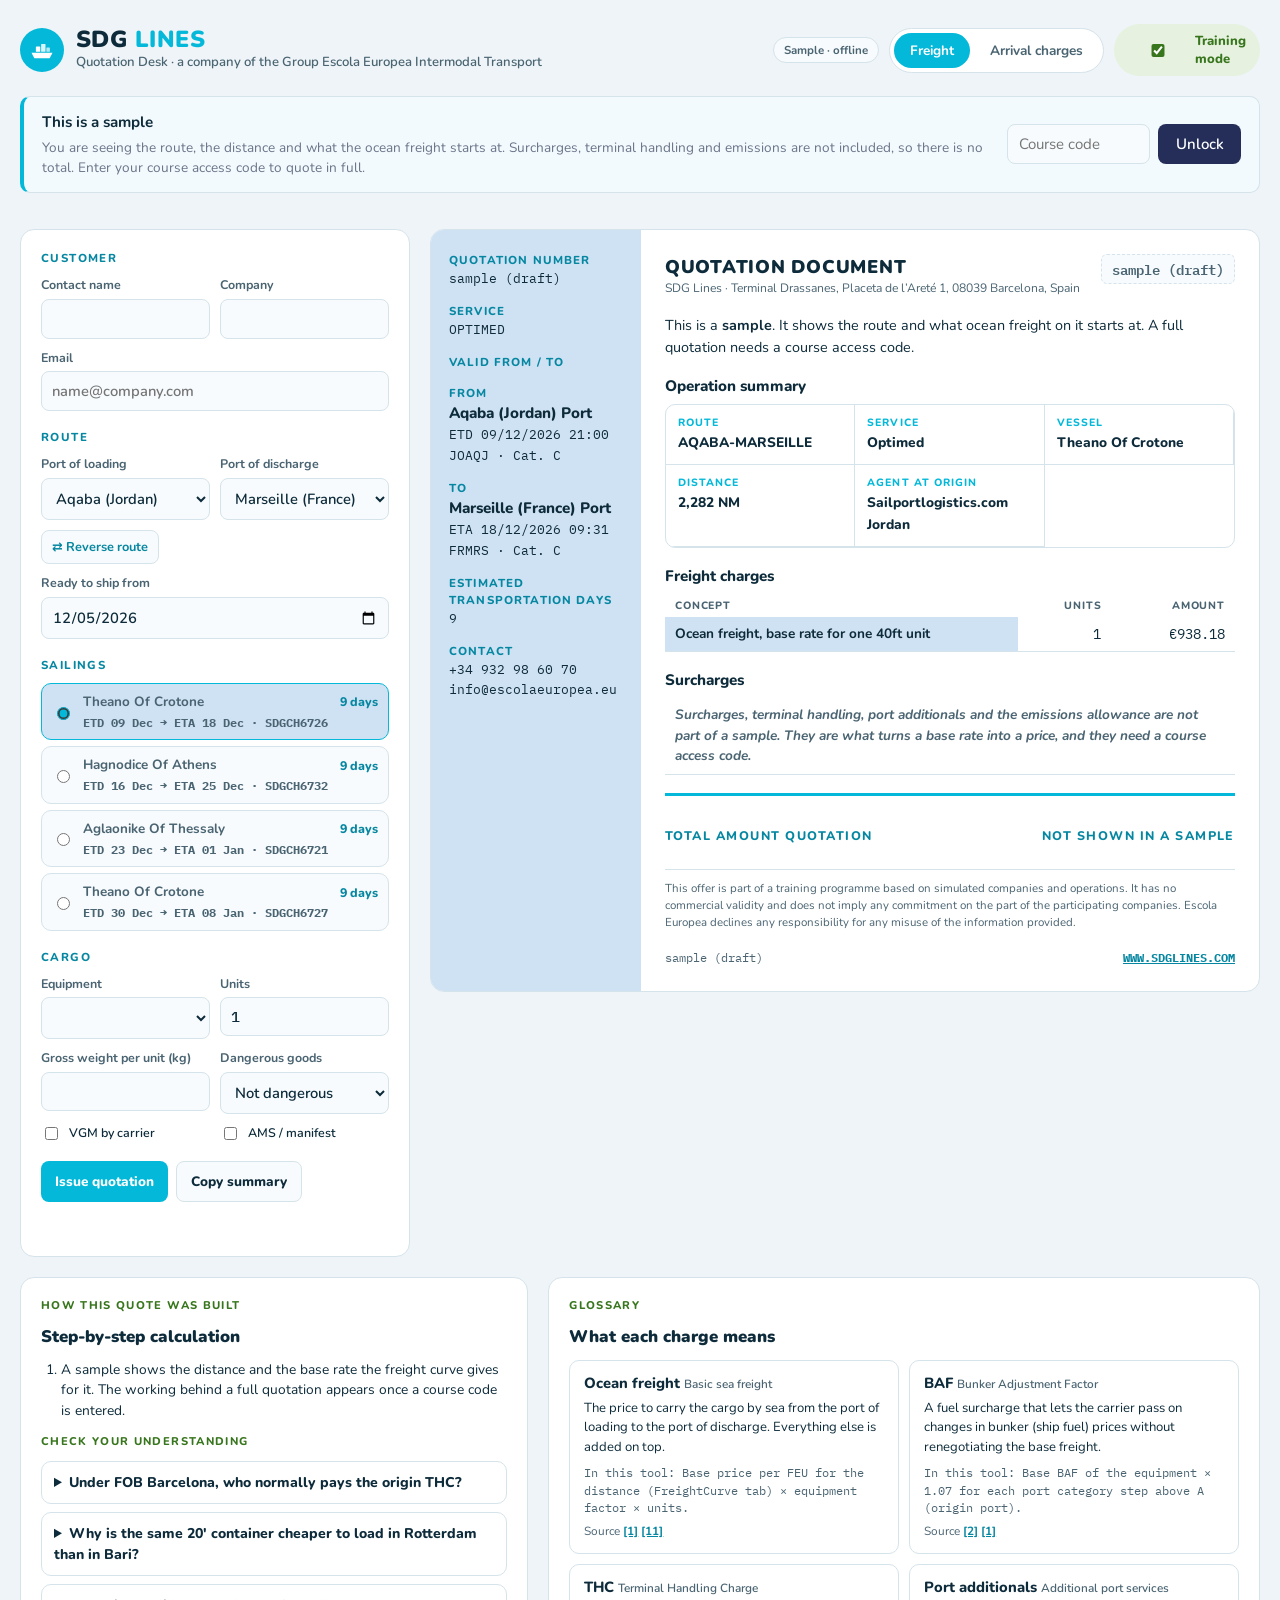
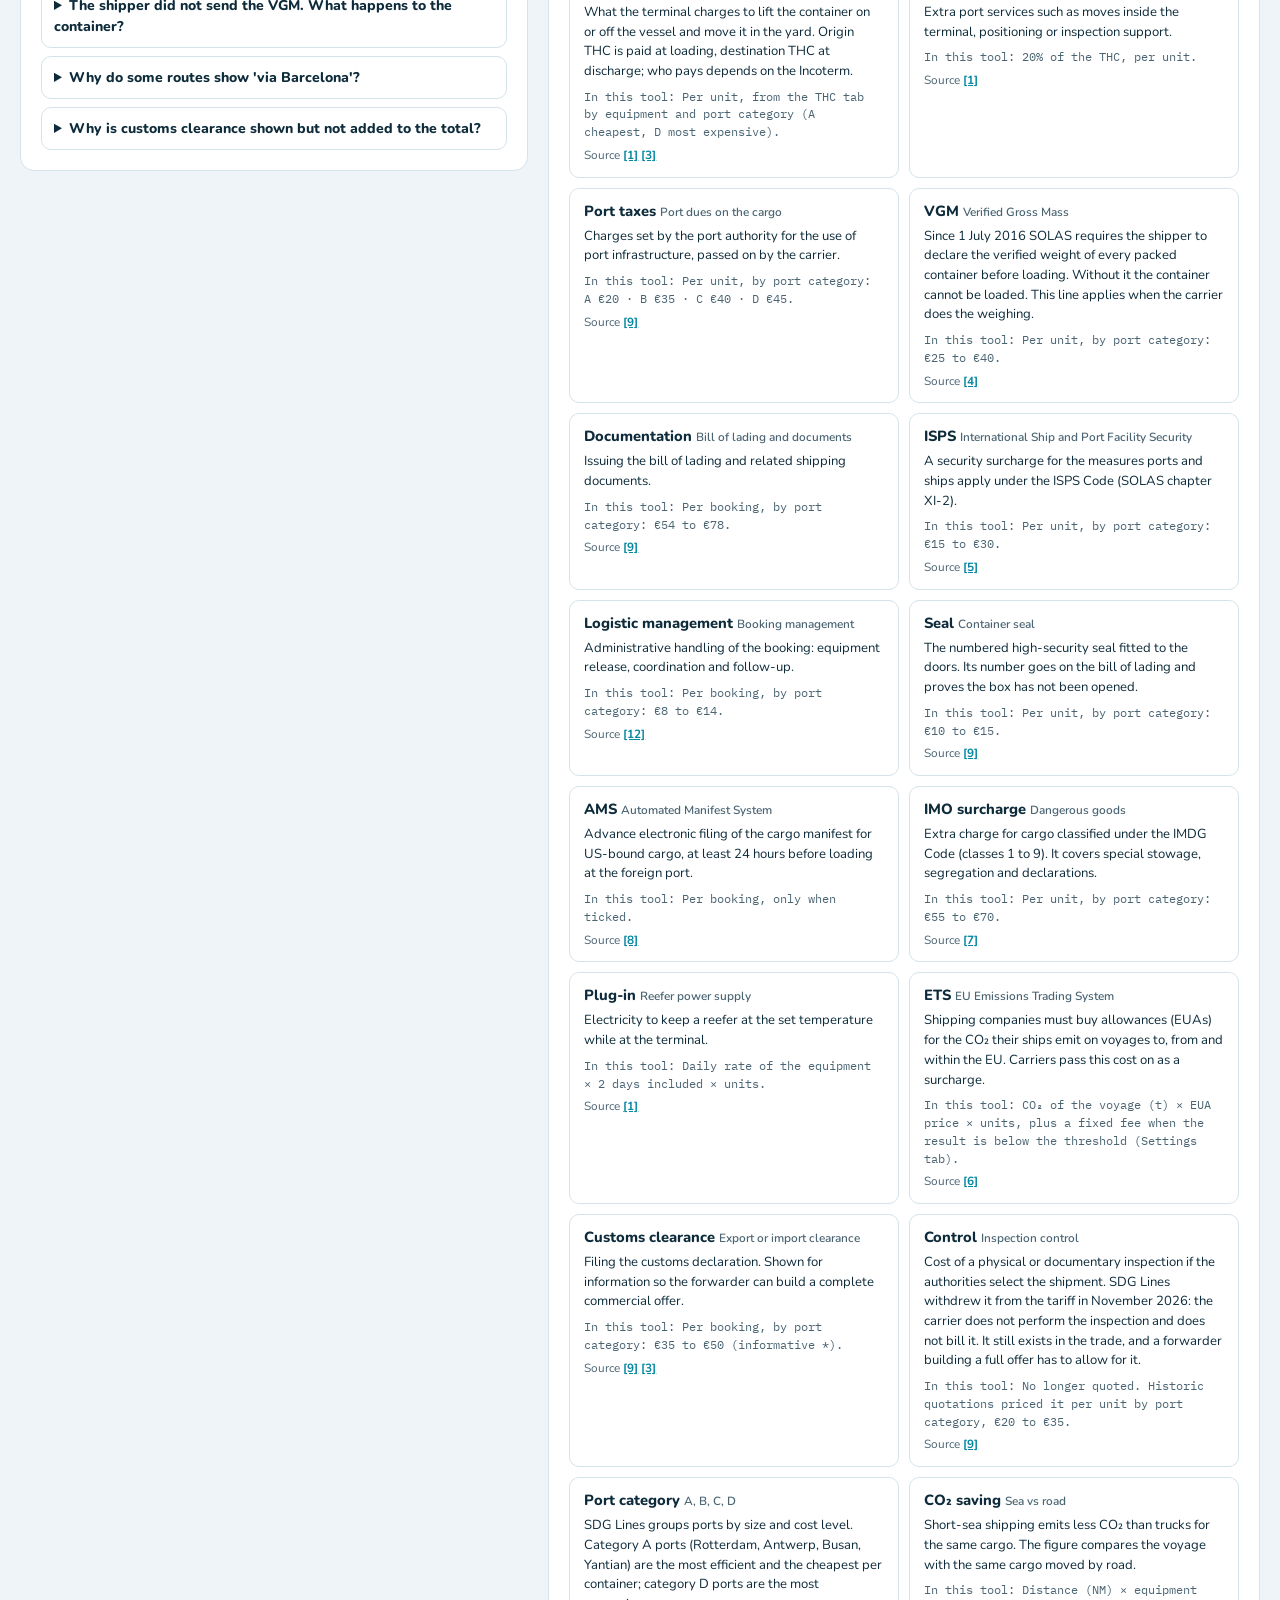
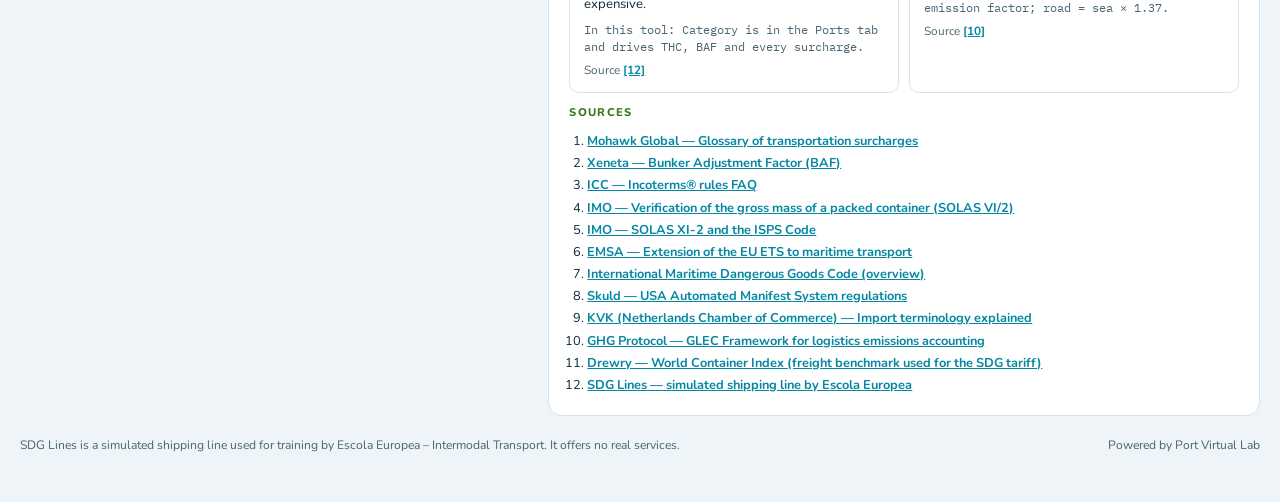
<file: index.html>
<!doctype html>
<html lang="en">
<head>
<meta charset="utf-8">
<meta name="viewport" content="width=device-width,initial-scale=1,viewport-fit=cover">
<title>SDG Lines Quotation Desk</title>
<meta name="description" content="Container, RORO and arrival charges quotations for SDG Lines, the simulated shipping line of Escola Europea – Intermodal Transport.">
<link rel="icon" href="data:image/svg+xml,%3Csvg xmlns=%22http://www.w3.org/2000/svg%22 viewBox=%220 0 32 32%22%3E%3Ccircle cx=%2216%22 cy=%2216%22 r=%2216%22 fill=%22%2303b8d9%22/%3E%3Cpath d=%22M4 19h24l-3.2 6.5H7.2z%22 fill=%22%23fff%22/%3E%3C/svg%3E">
<link rel="preconnect" href="https://fonts.googleapis.com">
<link rel="preconnect" href="https://fonts.gstatic.com" crossorigin>
<link rel="stylesheet" href="https://fonts.googleapis.com/css2?family=Nunito:wght@400;600;700;800;900&family=IBM+Plex+Mono:wght@400;500;600&display=swap">
<link rel="stylesheet" href="css/styles.css">
</head>
<body class="teach">
<div class="wrap">
  <header class="top">
    <a class="brand" href="https://sdglines.com/" target="_blank" rel="noopener">
      <span class="mark" aria-hidden="true">
        <svg viewBox="0 0 32 32" fill="none"><path d="M4 19h24l-3.2 6.5H7.2z" fill="#fff"/><rect x="9" y="12" width="5" height="6" rx=".6" fill="#fff"/><rect x="15" y="9" width="5" height="9" rx=".6" fill="#fff" opacity=".85"/><rect x="21" y="13" width="4" height="5" rx=".6" fill="#fff" opacity=".7"/></svg>
      </span>
      <span>
        <h1>SDG <span>LINES</span></h1>
        <p>Quotation Desk · a company of the Group Escola Europea Intermodal Transport</p>
      </span>
    </a>
    <div class="topctl">
      <span class="status" id="data-status">Loading data…</span>
      <div class="tabs" role="group" aria-label="Quotation type">
        <button type="button" id="mode-freight" aria-pressed="true">Freight</button>
        <button type="button" id="mode-arrival" aria-pressed="false">Arrival charges</button>
      </div>
      <label class="learn" for="teach"><input id="teach" type="checkbox" checked> Training mode</label>
    </div>
  </header>

  <!-- The course access code. Shown while the Desk is in sample mode and put
       away once a code has been accepted, so a class that is already working
       is not asked again on every reload. -->
  <div class="access" id="access" hidden>
    <div class="access-text">
      <strong id="access-title">This is a sample</strong>
      <p id="access-note">
        You are seeing the route, the distance and what the ocean freight starts at.
        Surcharges, terminal handling and emissions are not included, so there is no
        total. Enter your course access code to quote in full.
      </p>
    </div>
    <form class="access-form" id="access-form" autocomplete="off">
      <label class="sr-only" for="access-code">Course access code</label>
      <input id="access-code" name="access-code" inputmode="numeric" placeholder="Course code" size="12" />
      <button type="submit" id="access-go">Unlock</button>
    </form>
  </div>

  <div class="grid">
    <form class="desk" id="form" autocomplete="off" novalidate>
      <fieldset>
        <h2>Customer</h2>
        <div class="row">
          <label for="name">Contact name<input id="name" required></label>
          <label for="company">Company<input id="company" required></label>
        </div>
        <label for="email">Email<input id="email" type="email" placeholder="name@company.com"></label>
      </fieldset>

      <fieldset>
        <h2 id="route-h">Route</h2>
        <div class="row">
          <label for="origin" id="origin-l">Port of loading<select id="origin"></select></label>
          <label for="dest"><span id="dest-t">Port of discharge</span><select id="dest"></select></label>
        </div>
        <button type="button" class="swap" id="swap">⇄ Reverse route</button>
        <label for="etd" id="etd-l">Ready to ship from<input id="etd" type="date"></label>
      </fieldset>

      <fieldset id="sail-box">
        <h2>Sailings</h2>
        <div class="sailings" id="sailings" role="radiogroup" aria-label="Available sailings"></div>
      </fieldset>

      <fieldset>
        <h2>Cargo</h2>
        <div class="row">
          <label for="unit">Equipment<select id="unit"></select></label>
          <label for="qty">Units<input id="qty" type="number" min="1" max="999" value="1"></label>
        </div>
        <div class="row">
          <label for="weight" id="weight-l">Gross weight per unit (kg)<input id="weight" type="number" min="0" step="100"></label>
          <label for="imo">Dangerous goods<select id="imo">
            <option value="">Not dangerous</option><option value="1">Class 1 · Explosives</option><option value="2">Class 2 · Gases</option>
            <option value="3">Class 3 · Flammable liquids</option><option value="4">Class 4 · Flammable solids</option><option value="5">Class 5 · Oxidizers, peroxides</option>
            <option value="6">Class 6 · Toxic, infectious</option><option value="7">Class 7 · Radioactive</option><option value="8">Class 8 · Corrosives</option><option value="9">Class 9 · Miscellaneous</option>
          </select></label>
        </div>
        <div class="row" id="opts-row">
          <label class="check" for="vgm"><input id="vgm" type="checkbox"> VGM by carrier</label>
          <label class="check" for="ams"><input id="ams" type="checkbox"> AMS / manifest</label>
        </div>
      </fieldset>

      <p class="flag" id="flag" hidden></p>

      <div class="actions">
        <button type="submit" class="btn primary" id="issue">Issue quotation</button>
        <button type="button" class="btn ghost" id="copy">Copy summary</button>
      </div>
      <div class="toast" id="toast" role="status" aria-live="polite"></div>
      <!-- Appears only once the server has filed a PDF for the issued quotation. -->
      <p class="pdf-link" id="pdf-link" hidden><a href="#" target="_blank" rel="noopener">Open the PDF</a></p>
    </form>

    <article class="doc" aria-label="Quotation document">
      <aside class="side">
        <div><div class="k">Quotation number</div><div class="v" id="d-qno"></div></div>
        <div><div class="k">Service</div><div class="v" id="d-service"></div></div>
        <div><div class="k">Valid from / to</div><div class="v" id="d-valid"></div></div>
        <div class="leg" id="d-from"></div>
        <div class="leg" id="d-to"></div>
        <div id="d-tt"></div>
        <div class="co2" id="d-co2"></div>
        <div><div class="k">Contact</div><div class="v">+34 932 98 60 70<br>info@escolaeuropea.eu</div></div>
      </aside>
      <div class="main">
        <div class="dochead">
          <div>
            <h3>QUOTATION DOCUMENT</h3>
            <p>SDG Lines · Terminal Drassanes, Placeta de l’Areté 1, 08039 Barcelona, Spain</p>
          </div>
          <span class="qno draft" id="d-qno2"></span>
        </div>
        <p class="dear" id="d-dear"></p>
        <div class="block"><h4>Operation summary</h4><div class="summary" id="d-summary"></div></div>
        <div class="block" id="b-freight"><h4>Freight charges</h4><div class="tbl"><table id="t-freight"></table></div></div>
        <div class="block"><h4 id="h-sur">Surcharges</h4><div class="tbl"><table id="t-sur"></table></div></div>
        <div class="total"><span id="d-total-l">Total amount quotation</span><b id="d-total"></b></div>
        <p class="disclaimer">This offer is part of a training programme based on simulated companies and operations. It has no commercial validity and does not imply any commitment on the part of the participating companies. Escola Europea declines any responsibility for any misuse of the information provided.</p>
        <div class="foot"><span id="d-qno3"></span><a href="https://sdglines.com/" target="_blank" rel="noopener">WWW.SDGLINES.COM</a></div>
      </div>
    </article>
  </div>

  <section class="train" aria-label="Training layer">
    <div class="card">
      <span class="eyebrow">How this quote was built</span>
      <h2>Step-by-step calculation</h2>
      <ol class="calc" id="calc"></ol>
      <span class="eyebrow">Check your understanding</span>
      <div class="qs" id="qs"></div>
    </div>
    <div class="card">
      <span class="eyebrow">Glossary</span>
      <h2>What each charge means</h2>
      <div class="gloss" id="gloss"></div>
      <span class="eyebrow">Sources</span>
      <ol class="srclist" id="srcs"></ol>
    </div>
  </section>

  <footer class="site">
    <span>SDG Lines is a simulated shipping line used for training by Escola Europea – Intermodal Transport. It offers no real services.</span>
    <span>Powered by Port Virtual Lab</span>
  </footer>
</div>

<script src="js/config.js"></script>
<script src="js/engine.js"></script>
<script src="js/schedule.js"></script>
<script src="js/api.js"></script>
<script src="js/training.js"></script>
<script src="js/app.js"></script>
</body>
</html>
</file>
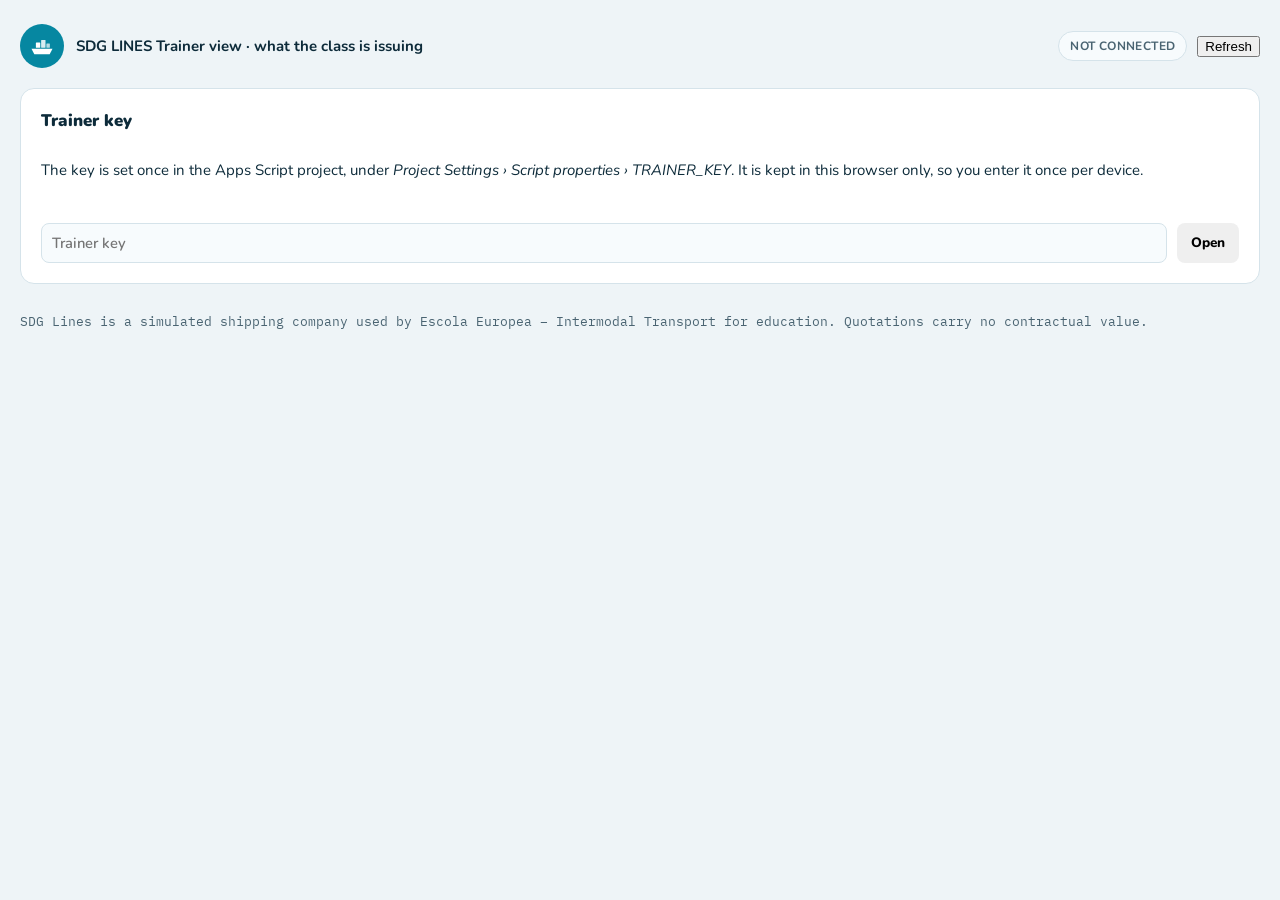
<file: trainer.html>
<!doctype html>
<html lang="en">
<head>
<meta charset="utf-8">
<meta name="viewport" content="width=device-width,initial-scale=1,viewport-fit=cover">
<title>SDG Lines · Trainer view</title>
<meta name="description" content="Live view of the quotations a class is issuing, for Escola Europea – Intermodal Transport trainers.">
<meta name="robots" content="noindex">
<link rel="icon" href="data:image/svg+xml,%3Csvg xmlns=%22http://www.w3.org/2000/svg%22 viewBox=%220 0 32 32%22%3E%3Ccircle cx=%2216%22 cy=%2216%22 r=%2216%22 fill=%22%230687a1%22/%3E%3Cpath d=%22M4 19h24l-3.2 6.5H7.2z%22 fill=%22%23fff%22/%3E%3C/svg%3E">
<link rel="preconnect" href="https://fonts.googleapis.com">
<link rel="preconnect" href="https://fonts.gstatic.com" crossorigin>
<link rel="stylesheet" href="https://fonts.googleapis.com/css2?family=Nunito:wght@400;600;700;800;900&family=IBM+Plex+Mono:wght@400;500;600&display=swap">
<link rel="stylesheet" href="css/styles.css">
<link rel="stylesheet" href="css/trainer.css">
</head>
<body>
<div class="wrap">

  <header class="top">
    <a class="brand" href="index.html">
      <span class="mark mark-deep" aria-hidden="true">
        <svg viewBox="0 0 32 32" fill="none"><path d="M4 19h24l-3.2 6.5H7.2z" fill="#fff"/><rect x="9" y="12" width="5" height="6" rx=".6" fill="#fff"/><rect x="15" y="9" width="5" height="9" rx=".6" fill="#fff" opacity=".85"/><rect x="21" y="13" width="4" height="5" rx=".6" fill="#fff" opacity=".7"/></svg>
      </span>
      <span>
        <strong class="brand-name">SDG <span>LINES</span></strong>
        <span class="brand-sub">Trainer view · what the class is issuing</span>
      </span>
    </a>
    <div class="head-tools">
      <span class="pill" id="status">Not connected</span>
      <button class="btn-ghost" id="refresh" type="button">Refresh</button>
    </div>
  </header>

  <!-- Sign in ------------------------------------------------------------ -->
  <section class="card" id="gate">
    <h2>Trainer key</h2>
    <p class="muted">
      The key is set once in the Apps Script project, under
      <em>Project Settings › Script properties › TRAINER_KEY</em>. It is kept in
      this browser only, so you enter it once per device.
    </p>
    <form id="gate-form" class="gate-row">
      <label class="sr-only" for="key">Trainer key</label>
      <input id="key" type="password" autocomplete="current-password" placeholder="Trainer key" required>
      <button class="btn" type="submit">Open</button>
    </form>
    <p class="err" id="gate-err" hidden></p>
  </section>

  <!-- The class --------------------------------------------------------- -->
  <section id="board" hidden>

    <div class="board-tools">
      <label class="sr-only" for="q">Filter</label>
      <input id="q" type="search" placeholder="Filter by name, company, port or number">
      <label class="check"><input type="checkbox" id="auto" checked> Refresh every 30 seconds</label>
      <span class="muted" id="count"></span>
      <button class="btn-ghost" id="forget" type="button">Forget the key</button>
    </div>

    <!-- The teaching moment: same shipment, different answers ----------- -->
    <div class="card" id="spread-card" hidden>
      <h2>Same shipment, different answers</h2>
      <p class="muted">
        Shipments that more than one learner quoted. A gap here is worth asking
        about out loud: the inputs were the same, so something in the reasoning
        was not.
      </p>
      <div id="spread"></div>
    </div>

    <div class="card">
      <h2>Quotations issued</h2>
      <div class="table-scroll">
        <table class="grid" id="list">
          <thead>
            <tr>
              <th>Issued</th><th>Number</th><th>Learner</th><th>Shipment</th>
              <th class="num">Total</th><th>Document</th>
            </tr>
          </thead>
          <tbody></tbody>
        </table>
      </div>
      <p class="muted empty" id="empty" hidden>
        Nothing issued yet. The list fills as the class presses <em>Issue quotation</em>.
      </p>
    </div>

  </section>

  <footer class="foot">
    SDG Lines is a simulated shipping company used by Escola Europea – Intermodal
    Transport for education. Quotations carry no contractual value.
  </footer>

</div>
<script src="js/config.js"></script>
<script src="js/trainer.js"></script>
</body>
</html>
</file>
<file: css/styles.css>
/* SDG Lines Quotation Desk — brand tokens from the SDG Lines quotation template (Nunito, #03b8d9, #cfe2f3) */
:root{
  --ink:#0d2b3a; --ink-2:#4a6472; --line:#d5e3ea;
  --bg:#eef4f7; --paper:#ffffff; --panel:#f7fbfd;
  --sdg:#03b8d9; --sdg-deep:#0687a1; --sdg-pale:#cfe2f3;
  --eco:#38761d; --eco-pale:#e6f1df; --warn:#a15c00; --warn-pale:#fff2dc; --hl:#fff7c7;
  --display:"Nunito",ui-rounded,"Segoe UI",system-ui,sans-serif;
  --body:"Nunito","Segoe UI",system-ui,sans-serif;
  --mono:"IBM Plex Mono",ui-monospace,Menlo,Consolas,monospace;
}
@media (prefers-color-scheme: dark){:root:not([data-theme="light"]){
  --ink:#e4f0f5; --ink-2:#9db5c1; --line:#24414f; --bg:#081820; --paper:#0f2530; --panel:#0c1f28;
  --sdg:#2cc8e6; --sdg-deep:#7fdcf0; --sdg-pale:#123a4a; --eco:#8cc874; --eco-pale:#16301a;
  --warn:#f0b65c; --warn-pale:#33240c; --hl:#3a3410; color-scheme:dark}}
:root[data-theme="dark"]{
  --ink:#e4f0f5; --ink-2:#9db5c1; --line:#24414f; --bg:#081820; --paper:#0f2530; --panel:#0c1f28;
  --sdg:#2cc8e6; --sdg-deep:#7fdcf0; --sdg-pale:#123a4a; --eco:#8cc874; --eco-pale:#16301a;
  --warn:#f0b65c; --warn-pale:#33240c; --hl:#3a3410; color-scheme:dark}

*{box-sizing:border-box}
html{-webkit-text-size-adjust:100%}
body{margin:0;background:var(--bg);color:var(--ink);font-family:var(--body);font-size:15px;line-height:1.5;
  padding-left:max(16px,env(safe-area-inset-left,0px));padding-right:max(16px,env(safe-area-inset-right,0px));padding-block:24px 48px}
a{color:var(--sdg-deep);font-weight:700}
[hidden]{display:none!important}
.wrap{max-width:1240px;margin:0 auto;display:flex;flex-direction:column;gap:20px}

header.top{display:flex;flex-wrap:wrap;align-items:center;justify-content:space-between;gap:12px}
.brand{display:flex;align-items:center;gap:12px;text-decoration:none;color:inherit}
.mark{width:44px;height:44px;border-radius:50%;background:var(--sdg);display:grid;place-items:center;flex:none}
.mark svg{width:28px;height:28px}
.brand h1{margin:0;font-family:var(--display);font-weight:900;font-size:1.45rem;letter-spacing:.02em;line-height:1.1}
.brand h1 span{color:var(--sdg)}
.brand p{margin:0;color:var(--ink-2);font-size:.82rem;font-weight:600}
.topctl{display:flex;flex-wrap:wrap;gap:10px;align-items:center}
.tabs{display:flex;background:var(--paper);border:1px solid var(--line);border-radius:999px;padding:4px;gap:4px}
.tabs button{border:0;background:transparent;color:var(--ink-2);font:700 .85rem var(--body);padding:8px 16px;border-radius:999px;cursor:pointer}
.tabs button[aria-pressed="true"]{background:var(--sdg);color:#fff}
.learn{display:flex;flex-direction:row;align-items:center;gap:8px;background:var(--eco-pale);color:var(--eco);border-radius:999px;padding:8px 14px;font:800 .82rem var(--body);cursor:pointer}
.learn input{accent-color:var(--eco)}
.status{font:700 .72rem var(--body);padding:4px 10px;border-radius:999px;background:var(--panel);border:1px solid var(--line);color:var(--ink-2)}
.status.live{color:var(--eco);border-color:var(--eco)}
button:focus-visible,select:focus-visible,input:focus-visible,summary:focus-visible,a:focus-visible{outline:2px solid var(--sdg);outline-offset:2px}

.grid{display:grid;grid-template-columns:minmax(0,390px) minmax(0,1fr);gap:20px;align-items:start}
@media (max-width:920px){.grid{grid-template-columns:1fr}}

.desk{background:var(--paper);border:1px solid var(--line);border-radius:14px;padding:20px;display:flex;flex-direction:column;gap:18px}
.desk h2{margin:0;font:800 .72rem var(--body);letter-spacing:.12em;text-transform:uppercase;color:var(--sdg-deep)}
fieldset{border:0;margin:0;padding:0;display:flex;flex-direction:column;gap:10px;min-width:0}
.row{display:grid;grid-template-columns:1fr 1fr;gap:10px}
label{display:flex;flex-direction:column;gap:4px;font-size:.78rem;font-weight:700;color:var(--ink-2);min-width:0}
input,select{font:600 .92rem var(--body);color:var(--ink);background:var(--panel);border:1px solid var(--line);border-radius:8px;padding:9px 10px;width:100%;min-width:0}
input[type=number]{font-family:var(--mono);font-weight:500}
.check{flex-direction:row;align-items:center;gap:8px;font-weight:600;color:var(--ink)}
.check input{width:auto}
.swap{align-self:start;border:1px solid var(--line);background:var(--panel);color:var(--sdg-deep);border-radius:8px;padding:7px 10px;font:700 .8rem var(--body);cursor:pointer}
.note{font-size:.76rem;color:var(--ink-2);margin:0}
.flag{background:var(--warn-pale);color:var(--warn);border-radius:8px;padding:8px 10px;font-size:.78rem;font-weight:600;margin:0}

.sailings{display:flex;flex-direction:column;gap:6px}
.sail{display:grid;grid-template-columns:auto 1fr auto;gap:2px 10px;align-items:center;border:1px solid var(--line);border-radius:10px;padding:8px 10px;cursor:pointer;background:var(--panel)}
.sail input{grid-row:span 2;width:auto;accent-color:var(--sdg)}
.sail b{font-size:.84rem}
.sail small{grid-column:2/4;font-family:var(--mono);font-size:.72rem;color:var(--ink-2)}
.sail .tt{font:800 .78rem var(--body);color:var(--sdg-deep)}
.sail:has(input:checked){border-color:var(--sdg);background:var(--sdg-pale)}

.actions{display:flex;flex-wrap:wrap;gap:8px}
.btn{border:0;border-radius:8px;padding:10px 14px;font:800 .85rem var(--body);cursor:pointer}
.btn.primary{background:var(--sdg);color:#fff}
.btn.ghost{background:var(--panel);color:var(--ink);border:1px solid var(--line)}
.btn[disabled]{opacity:.5;cursor:wait}
.toast{font-size:.82rem;font-weight:700;min-height:1.2em;color:var(--eco)}
.toast.err{color:var(--warn)}

/* Quotation document */
.doc{background:var(--paper);border:1px solid var(--line);border-radius:14px;overflow:hidden;display:grid;grid-template-columns:210px minmax(0,1fr)}
@media (max-width:640px){.doc{grid-template-columns:1fr}}
.side{background:var(--sdg-pale);padding:22px 18px;display:flex;flex-direction:column;gap:14px;font-size:.82rem}
.side .k{font-weight:800;font-size:.72rem;letter-spacing:.1em;text-transform:uppercase;color:var(--sdg-deep)}
.side .v{font-family:var(--mono);font-size:.82rem;word-break:break-word}
.side .port{font-weight:800;font-size:.95rem;line-height:1.2}
.leg{display:flex;flex-direction:column;gap:2px}
.co2{background:var(--paper);border-radius:10px;padding:12px;text-align:center}
.co2 b{display:block;font:900 1.6rem var(--display);color:var(--eco);font-variant-numeric:tabular-nums}
.co2 small{display:block;color:var(--ink-2);font-size:.7rem}
.main{padding:24px;display:flex;flex-direction:column;gap:18px;min-width:0}
.dochead{display:flex;flex-wrap:wrap;justify-content:space-between;gap:12px;align-items:flex-start}
.dochead h3{margin:0;font:900 1.15rem var(--display);letter-spacing:.04em}
.dochead p{margin:0;font-size:.76rem;color:var(--ink-2)}
.qno{font-family:var(--mono);font-weight:600;background:var(--sdg);color:#fff;border-radius:6px;padding:4px 10px;font-size:.85rem;white-space:nowrap}
.qno.draft{background:var(--panel);color:var(--ink-2);border:1px dashed var(--line)}
.dear{font-size:.9rem;margin:0}
.summary{display:grid;grid-template-columns:repeat(3,minmax(0,1fr));border:1px solid var(--line);border-radius:10px;overflow:hidden}
@media (max-width:520px){.summary{grid-template-columns:repeat(2,minmax(0,1fr))}}
.summary div{padding:10px 12px;border-right:1px solid var(--line);border-bottom:1px solid var(--line);min-width:0}
.summary span{display:block;font-size:.66rem;font-weight:800;letter-spacing:.1em;text-transform:uppercase;color:var(--sdg)}
.summary strong{font-size:.86rem;font-weight:800;word-break:break-word}
.block h4{margin:0 0 8px;font:800 .95rem var(--display)}
.tbl{overflow-x:auto}
table{width:100%;border-collapse:collapse;font-size:.85rem}
th{text-align:right;font:800 .66rem var(--body);letter-spacing:.08em;text-transform:uppercase;color:var(--ink-2);padding:4px 10px}
th:first-child{text-align:left}
td{padding:7px 10px;border-bottom:1px solid var(--line);vertical-align:top}
td:first-child{font-weight:700;background:var(--sdg-pale);width:62%}
td.num{text-align:right;font-family:var(--mono);font-variant-numeric:tabular-nums;white-space:nowrap}
td.qty{color:var(--ink-2)}
tr.eco td:first-child{color:var(--eco)}
tr.sub td{font-weight:800;background:transparent}
tr.sub td:first-child{background:transparent;color:var(--sdg-deep);text-transform:uppercase;font-size:.75rem;letter-spacing:.08em}
tr.info td{color:var(--ink-2);font-style:italic;background:transparent}
.why{display:none;margin-top:3px;font:500 .74rem/1.4 var(--body);color:var(--ink-2)}
.why button{border:0;background:none;padding:0;color:var(--eco);font:800 .74rem var(--body);cursor:pointer;text-decoration:underline}
body.teach .why{display:block}
.total{display:flex;flex-wrap:wrap;justify-content:space-between;align-items:baseline;gap:8px;border-top:3px solid var(--sdg);padding-top:12px}
.total span{font:800 .78rem var(--body);letter-spacing:.12em;text-transform:uppercase;color:var(--sdg-deep)}
.total b{font:900 2rem var(--display);font-variant-numeric:tabular-nums}
.disclaimer{font-size:.72rem;color:var(--ink-2);margin:0;border-top:1px solid var(--line);padding-top:10px}
.foot{display:flex;flex-wrap:wrap;justify-content:space-between;gap:8px;font-family:var(--mono);font-size:.72rem;color:var(--ink-2)}

/* Training layer */
.train{display:none;grid-template-columns:minmax(0,1fr) minmax(0,1.4fr);gap:20px;align-items:start}
body.teach .train{display:grid}
@media (max-width:920px){.train{grid-template-columns:1fr}}
.card{background:var(--paper);border:1px solid var(--line);border-radius:14px;padding:20px;display:flex;flex-direction:column;gap:12px;min-width:0}
.card h2{margin:0;font:900 1.05rem var(--display)}
.eyebrow{font:800 .7rem var(--body);letter-spacing:.12em;text-transform:uppercase;color:var(--eco)}
ol.calc{margin:0;padding-left:20px;display:flex;flex-direction:column;gap:8px;font-size:.86rem}
code{font-family:var(--mono);font-size:.8rem;background:var(--panel);border:1px solid var(--line);border-radius:5px;padding:1px 6px;display:inline-block;margin-top:2px;word-break:break-word}
.qs{display:flex;flex-direction:column;gap:8px}
.qs details{border:1px solid var(--line);border-radius:10px;padding:10px 12px}
.qs summary{cursor:pointer;font-weight:800;font-size:.88rem}
.qs p{margin:8px 0 0;font-size:.84rem}
.gloss{display:grid;grid-template-columns:repeat(2,minmax(0,1fr));gap:10px}
@media (max-width:640px){.gloss{grid-template-columns:1fr}}
.term{border:1px solid var(--line);border-radius:10px;padding:12px 14px;display:flex;flex-direction:column;gap:6px;transition:background .4s}
.term.flash{background:var(--hl)}
.term h3{margin:0;font:800 .92rem var(--display)}
.term h3 small{font:600 .74rem var(--body);color:var(--ink-2)}
.term p{margin:0;font-size:.82rem}
.term .sim{font-family:var(--mono);font-size:.74rem;color:var(--ink-2)}
.term .src{font-size:.74rem;color:var(--ink-2)}
.srclist{margin:0;padding-left:18px;font-size:.8rem;display:flex;flex-direction:column;gap:3px}
footer.site{font-size:.76rem;color:var(--ink-2);display:flex;flex-wrap:wrap;gap:12px;justify-content:space-between}
@media (prefers-reduced-motion:reduce){.term{transition:none}}

/* Link to the PDF filed in Drive, shown after a quotation is issued. */
.pdf-link {
  margin: 10px 0 0;
  font-size: 14px;
}
.pdf-link a {
  display: inline-block;
  padding: 7px 14px;
  border: 1px solid var(--deep, #0687A1);
  border-radius: 8px;
  color: var(--deep, #0687A1);
  font-weight: 700;
  text-decoration: none;
}
.pdf-link a:hover,
.pdf-link a:focus-visible {
  background: var(--pale, #CFE2F3);
}

/* Charges that are shown but not added to the total: today AMS, and customs
   clearance, which SDG Lines does not perform. Greyed, and labelled, so the
   column of figures still adds up to the total printed under it. */
.grid tr.out td, table tr.out td { color: var(--ink-2); }
.out-tag {
  display: inline-block; margin-left: 8px; padding: 1px 7px; border-radius: 999px;
  background: var(--panel); border: 1px solid var(--line);
  font-size: 10px; font-weight: 700; letter-spacing: .3px; color: var(--ink-2);
  text-transform: none; vertical-align: 1px;
}

/* ---------- course access ---------- */
/* The sample banner. It sits above the desk rather than inside it, because it
   is about the whole page and not about one field. */
.access {
  display: flex;
  flex-wrap: wrap;
  gap: 1rem 1.5rem;
  align-items: center;
  justify-content: space-between;
  margin: 0 0 1rem;
  padding: 0.9rem 1.1rem;
  border: 1px solid var(--line, #dce4ec);
  border-left: 4px solid var(--primary, #03b8d9);
  border-radius: 10px;
  background: var(--wash, #f2fafd);
}
.access-text { min-width: 16rem; flex: 1 1 24rem; }
.access-text strong { display: block; font-size: 0.95rem; }
.access-text p { margin: 0.25rem 0 0; font-size: 0.85rem; line-height: 1.45; color: var(--muted, #6b7489); }
.access-form { display: flex; gap: 0.5rem; align-items: center; }
.access-form input {
  min-height: 2.5rem;
  padding: 0 0.7rem;
  border: 1px solid var(--line, #dce4ec);
  border-radius: 8px;
  font: inherit;
}
.access-form button {
  min-height: 2.5rem;
  padding: 0 1.1rem;
  border: 0;
  border-radius: 8px;
  background: var(--deep, #242e59);
  color: #fff;
  font: inherit;
  font-weight: 600;
  cursor: pointer;
}
.access-form button:hover { background: var(--primary, #03b8d9); }
.access.bad { border-left-color: #c0392b; }
.access.ok { border-left-color: var(--eco, #40a636); }

/* A sample total is not a total, so it never looks like one. */
.sample-total { color: var(--muted, #6b7489); font-weight: 600; }
.sample-note {
  margin-top: 0.4rem;
  font-size: 0.8rem;
  line-height: 1.45;
  color: var(--muted, #6b7489);
}

.sr-only {
  position: absolute;
  width: 1px; height: 1px;
  padding: 0; margin: -1px;
  overflow: hidden;
  clip: rect(0 0 0 0);
  white-space: nowrap;
  border: 0;
}
</file>
<file: css/trainer.css>
/* Trainer view. Rides on the tokens in styles.css, so it follows the same
   light and dark themes without redefining a single colour. */

.mark-deep { background: var(--sdg-deep); }

.head-tools { display: flex; align-items: center; gap: 10px; }

.pill {
  font-size: 12px; font-weight: 700; letter-spacing: .4px; text-transform: uppercase;
  padding: 5px 11px; border-radius: 999px;
  background: var(--panel); color: var(--ink-2); border: 1px solid var(--line);
}
.pill.ok { background: var(--sdg-pale); color: var(--sdg-deep); border-color: transparent; }

.sr-only {
  position: absolute; width: 1px; height: 1px; padding: 0; margin: -1px;
  overflow: hidden; clip: rect(0 0 0 0); white-space: nowrap; border: 0;
}

/* ---- sign in ---- */

.gate-row { display: flex; gap: 10px; flex-wrap: wrap; margin-top: 14px; }
.gate-row input { flex: 1 1 240px; }
.err { color: var(--warn); background: var(--warn-pale); padding: 9px 13px; border-radius: 8px; margin-top: 12px; }

/* ---- tools ---- */

.board-tools {
  display: flex; align-items: center; gap: 14px; flex-wrap: wrap; margin-bottom: 18px;
}
.board-tools input[type="search"] { flex: 1 1 260px; }
.check { display: flex; align-items: center; gap: 7px; font-size: 14px; color: var(--ink-2); white-space: nowrap; }

/* ---- the list ---- */

.table-scroll { overflow-x: auto; }
table.grid { width: 100%; border-collapse: collapse; font-size: 14px; min-width: 620px; }
table.grid th {
  text-align: left; font-size: 11px; letter-spacing: 1px; text-transform: uppercase;
  color: var(--sdg-deep); padding: 0 10px 8px 0; border-bottom: 2px solid var(--sdg);
}
table.grid th.num, table.grid td.num { text-align: right; padding-right: 0; }
table.grid td { padding: 9px 10px 9px 0; border-bottom: 1px solid var(--line); vertical-align: top; }
table.grid .sub { font-size: 12px; color: var(--ink-2); }
.mono { font-family: var(--mono); }
.empty { margin: 16px 0 0; }

/* ---- same shipment, different answers ---- */

.spread-row { padding: 14px 0; border-bottom: 1px solid var(--line); }
.spread-row:last-child { border-bottom: 0; padding-bottom: 0; }
.spread-head { display: flex; align-items: baseline; gap: 10px; flex-wrap: wrap; margin-bottom: 9px; }
.spread-head .gap {
  margin-left: auto; font-size: 12px; font-weight: 700;
  color: var(--warn); background: var(--warn-pale); padding: 3px 9px; border-radius: 999px;
}

.who { display: flex; align-items: center; gap: 10px; padding: 3px 0; }
.who .nm { flex: 0 0 150px; font-size: 13.5px; overflow: hidden; text-overflow: ellipsis; white-space: nowrap; }
.who .bar { flex: 1 1 auto; background: var(--panel); border-radius: 3px; height: 13px; overflow: hidden; }
.who .bar i { display: block; height: 100%; background: var(--sdg); border-radius: 3px; }
.who .bar i.low { background: var(--eco); }
.who .bar i.high { background: var(--warn); }
.who .amt { flex: 0 0 96px; text-align: right; font-size: 13px; font-weight: 700; }

.foot { font-size: 12.5px; color: var(--ink-2); text-align: center; margin-top: 8px; }

@media (max-width: 560px) {
  .who .nm { flex-basis: 96px; }
  .who .amt { flex-basis: 80px; }
  .spread-head .gap { margin-left: 0; }
}
</file>
